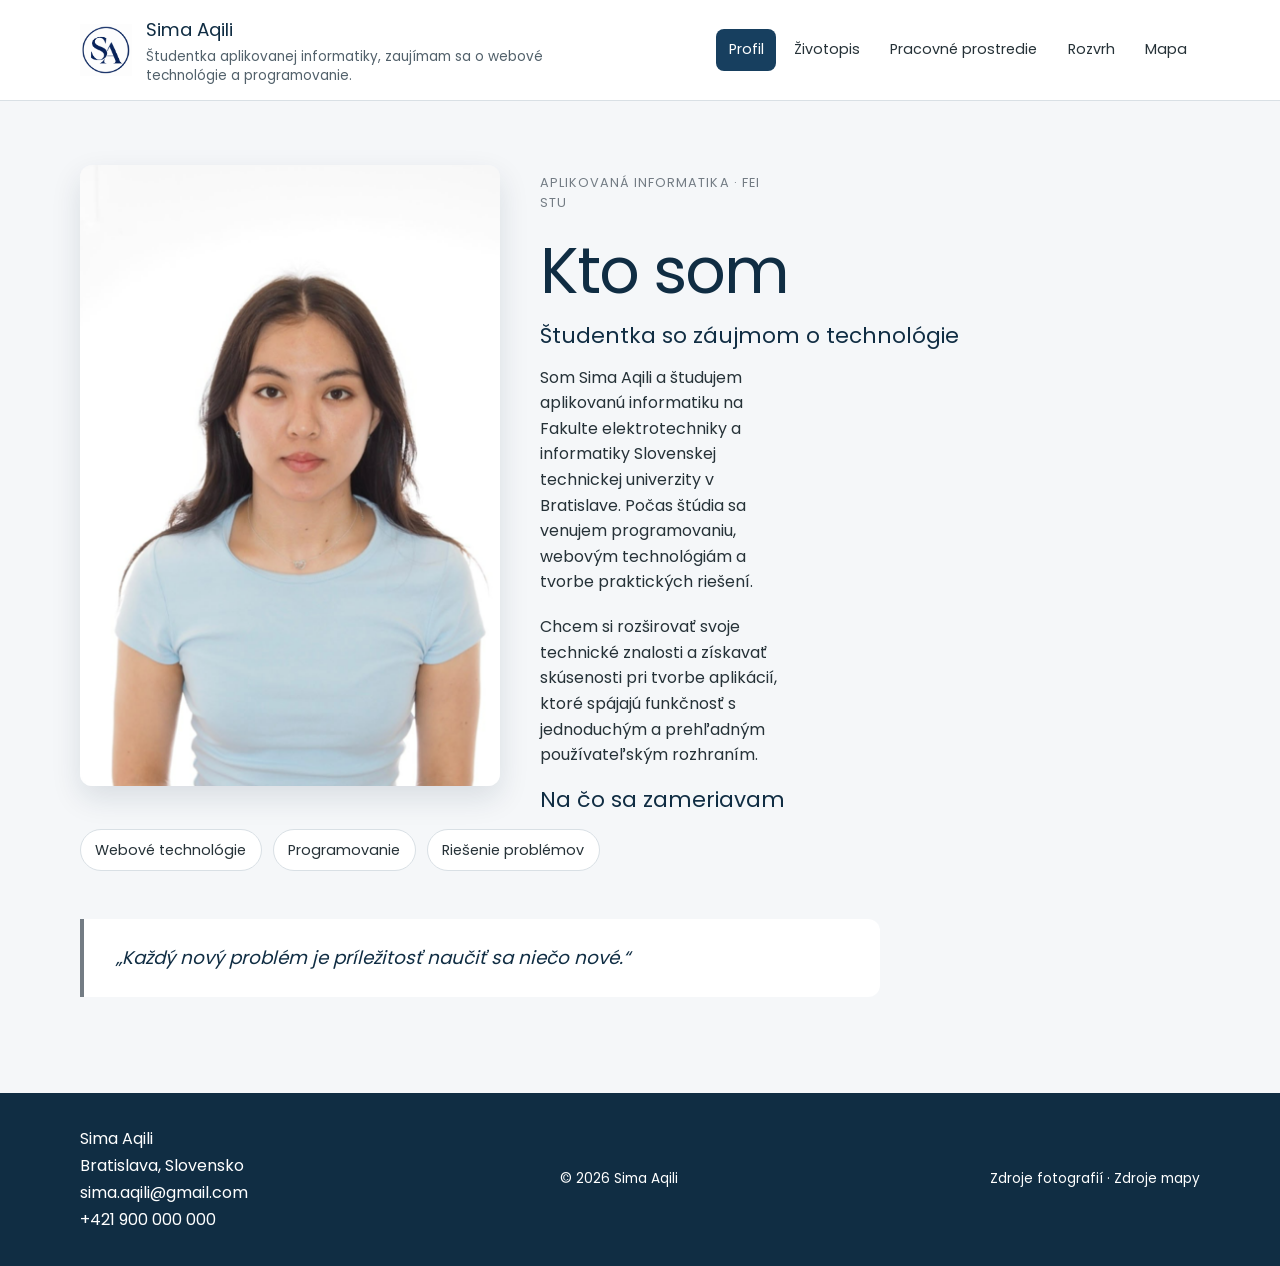
<file: index.html>
<!doctype html>
<html lang="sk">
<head>
    <meta charset="utf-8">
    <meta name="viewport" content="width=device-width, initial-scale=1">

    <title>Sima Aqili | Profil</title>

    <meta
        name="description"
        content="Osobný profil Simy Aqili, študentky aplikovanej informatiky na FEI STU v Bratislave."
    >

    <meta property="og:title" content="Sima Aqili | Profil">
    <meta
        property="og:description"
        content="Osobná webová vizitka Simy Aqili, študentky aplikovanej informatiky."
    >
    <meta property="og:image" content="img/me.png">

    <link rel="icon" href="favicon.ico">
    <link rel="stylesheet" href="css/styles.css">
</head>

<body>

    <a class="skip-link" href="#main-content">
        Preskočiť na obsah
    </a>

    <header class="site-header">

        <div class="container header__inner">

            <a class="brand" href="index.html" aria-label="Sima Aqili - profil">

                <span class="brand__monogram">
                    <img
                        src="favicon.ico"
                        alt=""
                        aria-hidden="true"
                    >
                </span>

                <span class="brand__text">
                    <strong>Sima Aqili</strong>
                    <span>
                        Študentka aplikovanej informatiky, zaujímam sa o webové technológie a programovanie.
                    </span>
                </span>

            </a>

            <button
                class="nav-toggle"
                type="button"
                aria-expanded="false"
                aria-controls="main-navigation"
            >
                <span class="nav-toggle__line"></span>
                <span class="nav-toggle__line"></span>
                <span class="nav-toggle__line"></span>

                <span class="visually-hidden">
                    Otvoriť navigáciu
                </span>
            </button>

            <nav
                class="site-nav"
                id="main-navigation"
                aria-label="Hlavná navigácia"
            >

                <ul class="site-nav__list">

                    <li class="site-nav__item">
                        <a
                            class="site-nav__link site-nav__link--active"
                            href="index.html"
                            aria-current="page"
                        >
                            Profil
                        </a>
                    </li>

                    <li class="site-nav__item">
                        <a
                            class="site-nav__link"
                            href="pages/cv.html"
                        >
                            Životopis
                        </a>
                    </li>

                    <li class="site-nav__item">
                        <a
                            class="site-nav__link"
                            href="pages/workspace.html"
                        >
                            Pracovné prostredie
                        </a>
                    </li>

                    <li class="site-nav__item">
                        <a
                            class="site-nav__link"
                            href="pages/schedule.html"
                        >
                            Rozvrh
                        </a>
                    </li>

                    <li class="site-nav__item">
                        <a
                            class="site-nav__link"
                            href="pages/map.html"
                        >
                            Mapa
                        </a>
                    </li>

                </ul>

            </nav>

        </div>

    </header>

    <main id="main-content">

        <section class="profile">

            <div class="container">

                <div class="profile__intro">

                    <div class="profile__photo">

                        <img
                            src="img/me.png"
                            alt="Portrét Simy Aqili"
                            width="420"
                            height="520"
                            loading="lazy"
                        >

                    </div>

                    <div class="profile__content">

                        <p class="eyebrow">
                            Aplikovaná informatika · FEI STU
                        </p>

                        <h1>
                            Kto som
                        </h1>

                        <h2>
                            Študentka so záujmom o technológie
                        </h2>

                        <p>
                            Som Sima Aqili a študujem aplikovanú informatiku
                            na Fakulte elektrotechniky a informatiky Slovenskej
                            technickej univerzity v Bratislave. Počas štúdia
                            sa venujem programovaniu, webovým technológiám
                            a tvorbe praktických riešení.
                        </p>

                        <p>
                            Chcem si rozširovať svoje technické znalosti
                            a získavať skúsenosti pri tvorbe aplikácií,
                            ktoré spájajú funkčnosť s jednoduchým
                            a prehľadným používateľským rozhraním.
                        </p>

                        <h2>
                            Na čo sa zameriavam
                        </h2>

                        <ul class="profile__skills">

                            <li>
                                Webové technológie
                            </li>

                            <li>
                                Programovanie
                            </li>

                            <li>
                                Riešenie problémov
                            </li>

                        </ul>

                    </div>

                </div>

                <aside class="profile__quote">

                    <p>
                        „Každý nový problém je príležitosť naučiť sa niečo nové.“
                    </p>

                </aside>

            </div>

        </section>

    </main>

    <footer class="site-footer">

        <div class="container site-footer__inner">

            <address class="site-footer__contact">

                <strong>Sima Aqili</strong><br>

                Bratislava, Slovensko<br>

                <a href="mailto:sima.aqili@gmail.com">
                    sima.aqili@gmail.com
                </a><br>

                <a href="tel:+421900000000">
                    +421 900 000 000
                </a>

            </address>

            <p class="site-footer__copyright">
                &copy; 2026 Sima Aqili
            </p>

            <p class="site-footer__sources">

                <a href="pages/workspace.html">
                    Zdroje fotografií
                </a>

                ·

                <a href="pages/map.html">
                    Zdroje mapy
                </a>

            </p>

        </div>

    </footer>

    <script src="js/script.js"></script>

</body>
</html>
</file>
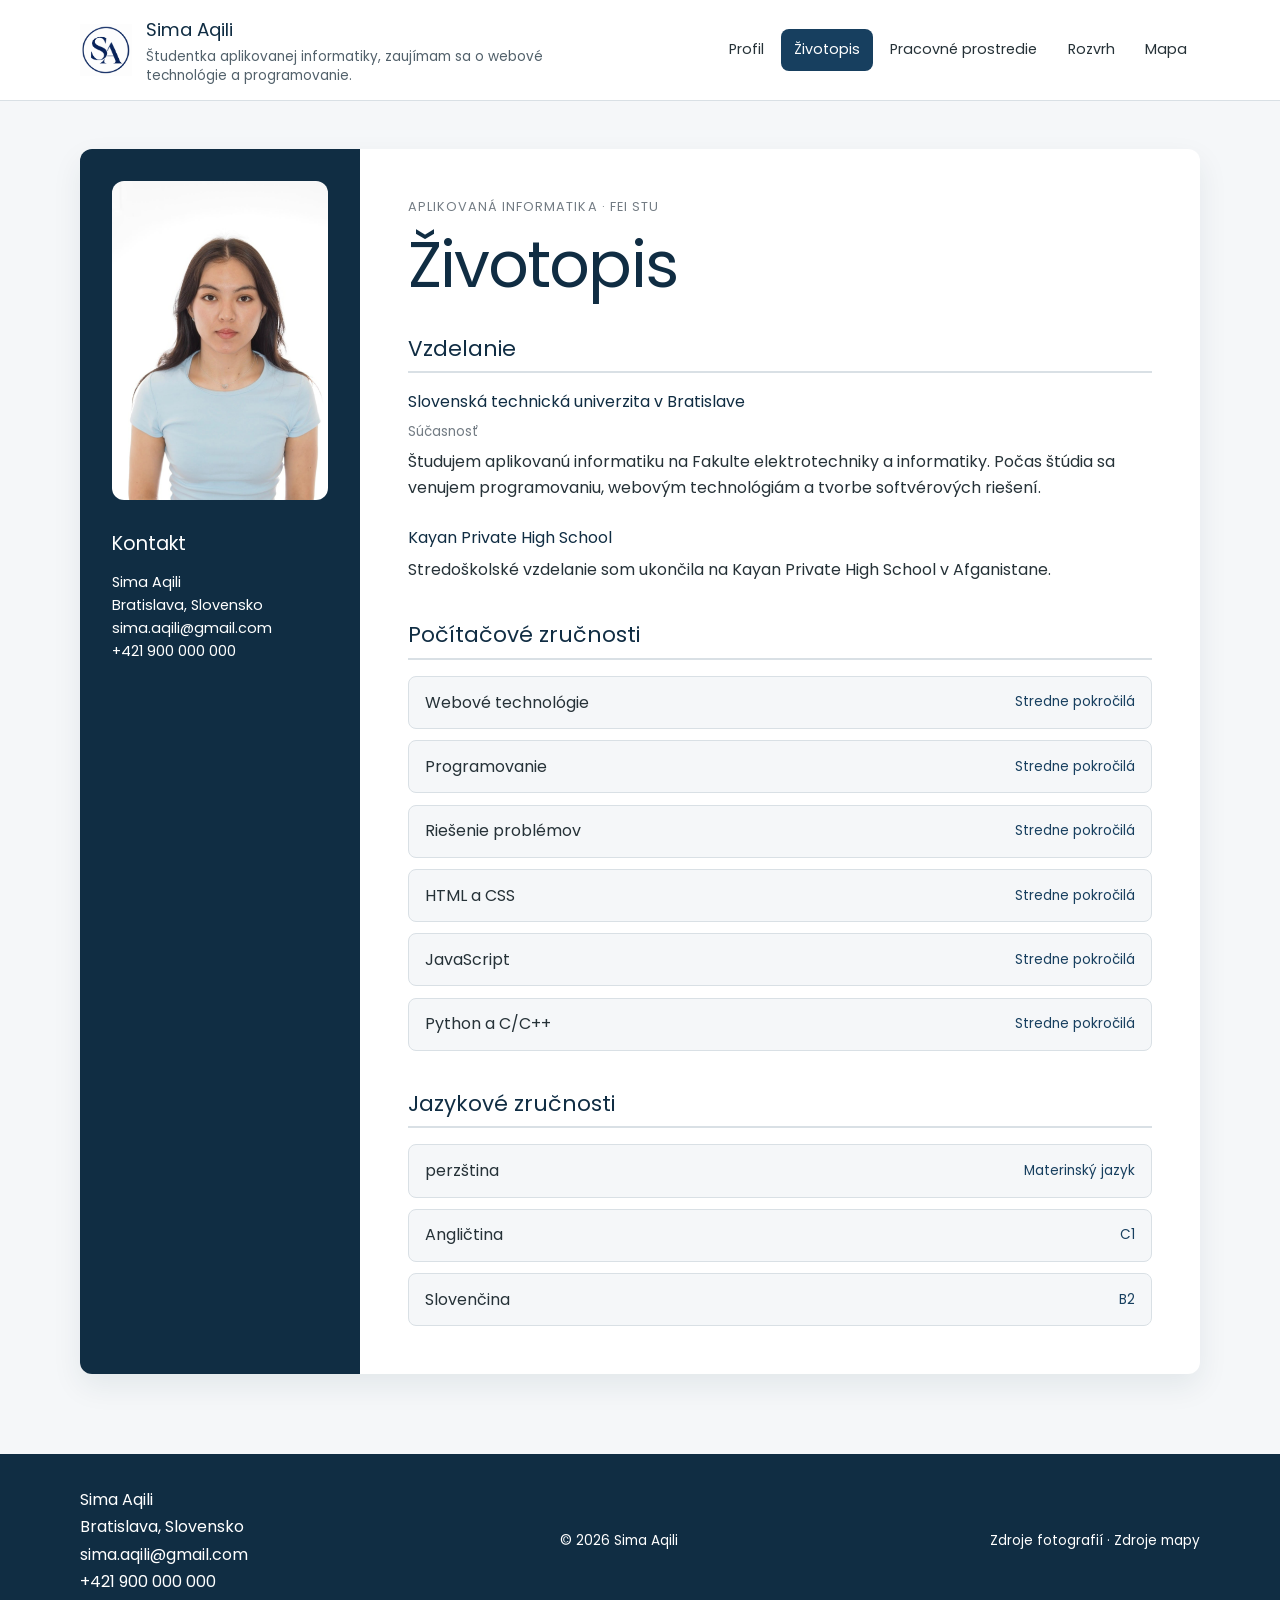
<file: pages/cv.html>
<!doctype html>
<html lang="sk">

<head>

    <meta charset="utf-8">

    <meta name="viewport" content="width=device-width, initial-scale=1">

    <title>Sima Aqili | Životopis</title>

    <meta
        name="description"
        content="Životopis Simy Aqili, študentky aplikovanej informatiky na FEI STU v Bratislave."
    >

    <meta property="og:title" content="Sima Aqili | Životopis">

    <meta
        property="og:description"
        content="Vzdelanie, počítačové zručnosti a jazykové znalosti Simy Aqili."
    >

    <meta property="og:image" content="../img/me.png">

    <link rel="icon" href="../favicon.ico">

    <link rel="stylesheet" href="../css/styles.css">

    <link rel="stylesheet" href="../css/print.css" media="print">

</head>

<body>

    <a class="skip-link" href="#main-content">
        Preskočiť na obsah
    </a>

    <header class="site-header">

        <div class="container header__inner">

            <a
                class="brand"
                href="../index.html"
                aria-label="Sima Aqili - profil"
            >

                <span class="brand__monogram">

                    <img
                        src="../favicon.ico"
                        alt=""
                        aria-hidden="true"
                    >

                </span>

                <span class="brand__text">

                    <strong>Sima Aqili</strong>

                    <span>
                        Študentka aplikovanej informatiky, zaujímam sa o webové technológie a programovanie.
                    </span>

                </span>

            </a>

            <button
                class="nav-toggle"
                type="button"
                aria-expanded="false"
                aria-controls="main-navigation"
            >

                <span class="nav-toggle__line"></span>

                <span class="nav-toggle__line"></span>

                <span class="nav-toggle__line"></span>

                <span class="visually-hidden">
                    Otvoriť navigáciu
                </span>

            </button>

            <nav
                class="site-nav"
                id="main-navigation"
                aria-label="Hlavná navigácia"
            >

                <ul class="site-nav__list">

                    <li class="site-nav__item">

                        <a
                            class="site-nav__link"
                            href="../index.html"
                        >
                            Profil
                        </a>

                    </li>

                    <li class="site-nav__item">

                        <a
                            class="site-nav__link site-nav__link--active"
                            href="cv.html"
                            aria-current="page"
                        >
                            Životopis
                        </a>

                    </li>

                    <li class="site-nav__item">

                        <a
                            class="site-nav__link"
                            href="workspace.html"
                        >
                            Pracovné prostredie
                        </a>

                    </li>

                    <li class="site-nav__item">

                        <a
                            class="site-nav__link"
                            href="schedule.html"
                        >
                            Rozvrh
                        </a>

                    </li>

                    <li class="site-nav__item">

                        <a
                            class="site-nav__link"
                            href="map.html"
                        >
                            Mapa
                        </a>

                    </li>

                </ul>

            </nav>

        </div>

    </header>

    <main id="main-content">

        <section class="cv-page">

            <div class="container">

                <div class="cv">

                    <aside class="cv__sidebar">

                        <div class="cv__photo">

                            <img
                                src="../img/me.png"
                                alt="Portrét Simy Aqili"
                                width="360"
                                height="450"
                                loading="lazy"
                            >

                        </div>

                        <div class="cv__contact">

                            <h2>
                                Kontakt
                            </h2>

                            <address>

                                <strong>Sima Aqili</strong><br>

                                Bratislava, Slovensko<br>

                                <a href="mailto:sima.aqili@gmail.com">
                                    sima.aqili@gmail.com
                                </a><br>

                                <a href="tel:+421900000000">
                                    +421 900 000 000
                                </a>

                            </address>

                        </div>

                    </aside>

                    <div class="cv__content">

                        <p class="eyebrow">
                            Aplikovaná informatika · FEI STU
                        </p>

                        <h1>
                            Životopis
                        </h1>

                        <section class="cv__section">

                            <h2>
                                Vzdelanie
                            </h2>

                            <article class="cv__item">

                                <h3>
                                    Slovenská technická univerzita v Bratislave
                                </h3>

                                <p class="cv__date">
                                    Súčasnosť
                                </p>

                                <p>
                                    Študujem aplikovanú informatiku na Fakulte
                                    elektrotechniky a informatiky. Počas štúdia
                                    sa venujem programovaniu, webovým technológiám
                                    a tvorbe softvérových riešení.
                                </p>

                            </article>

                            <article class="cv__item">

                                <h3>
                                    Kayan Private High School
                                </h3>

                                <p>
                                    Stredoškolské vzdelanie som ukončila na
                                    Kayan Private High School v Afganistane.
                                </p>

                            </article>

                        </section>

                        <section class="cv__section">

                            <h2>
                                Počítačové zručnosti
                            </h2>

                            <ul class="skill-list">

                                <li class="skill-list__item">

                                    <span>
                                        Webové technológie
                                    </span>

                                    <span class="skill-level">
                                        Stredne pokročilá
                                    </span>

                                </li>

                                <li class="skill-list__item">

                                    <span>
                                        Programovanie
                                    </span>

                                    <span class="skill-level">
                                        Stredne pokročilá
                                    </span>

                                </li>

                                <li class="skill-list__item">

                                    <span>
                                        Riešenie problémov
                                    </span>

                                    <span class="skill-level">
                                        Stredne pokročilá
                                    </span>

                                </li>

                                <li class="skill-list__item">

                                    <span>
                                        HTML a CSS
                                    </span>

                                    <span class="skill-level">
                                        Stredne pokročilá
                                    </span>

                                </li>

                                <li class="skill-list__item">

                                    <span>
                                        JavaScript
                                    </span>

                                    <span class="skill-level">
                                        Stredne pokročilá
                                    </span>

                                </li>

                                <li class="skill-list__item">

                                    <span>
                                        Python a C/C++
                                    </span>

                                    <span class="skill-level">
                                        Stredne pokročilá
                                    </span>

                                </li>

                            </ul>

                        </section>

                        <section class="cv__section">

                            <h2>
                                Jazykové zručnosti
                            </h2>

                            <ul class="language-list">

                                <li class="language-list__item">

                                    <span>
                                        perzština
                                    </span>

                                    <span class="skill-level">
                                        Materinský jazyk
                                    </span>

                                </li>

                                <li class="language-list__item">

                                    <span>
                                        Angličtina
                                    </span>

                                    <span class="skill-level">
                                        C1
                                    </span>

                                </li>

                                <li class="language-list__item">

                                    <span>
                                        Slovenčina
                                    </span>

                                    <span class="skill-level">
                                        B2
                                    </span>

                                </li>

                            </ul>

                        </section>

                    </div>

                </div>

            </div>

        </section>

    </main>

    <footer class="site-footer">

        <div class="container site-footer__inner">

            <address class="site-footer__contact">

                <strong>Sima Aqili</strong><br>

                Bratislava, Slovensko<br>

                <a href="mailto:sima.aqili@gmail.com">
                    sima.aqili@gmail.com
                </a><br>

                <a href="tel:+421900000000">
                    +421 900 000 000
                </a>

            </address>

            <p class="site-footer__copyright">
                &copy; 2026 Sima Aqili
            </p>

            <p class="site-footer__sources">

                <a href="workspace.html">
                    Zdroje fotografií
                </a>

                ·

                <a href="map.html">
                    Zdroje mapy
                </a>

            </p>

        </div>

    </footer>

    <script src="../js/script.js"></script>

</body>

</html>
</file>
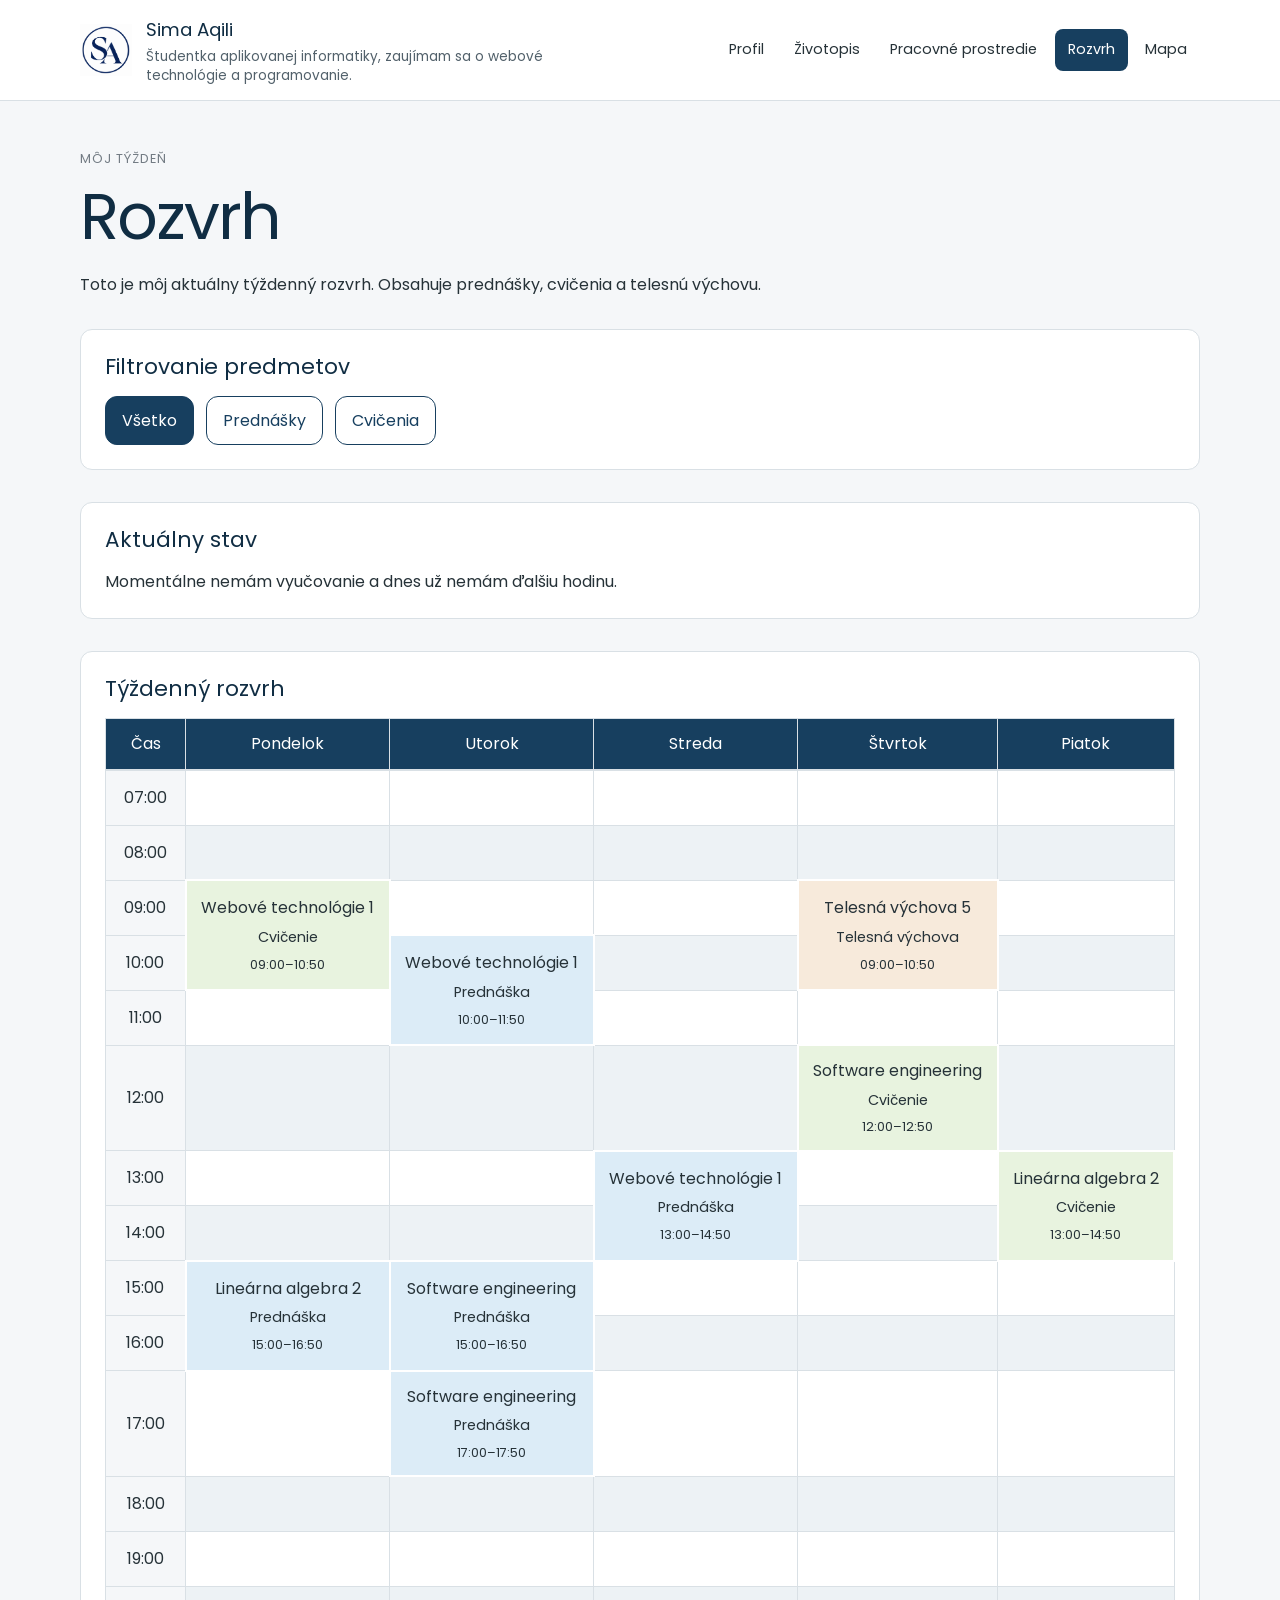
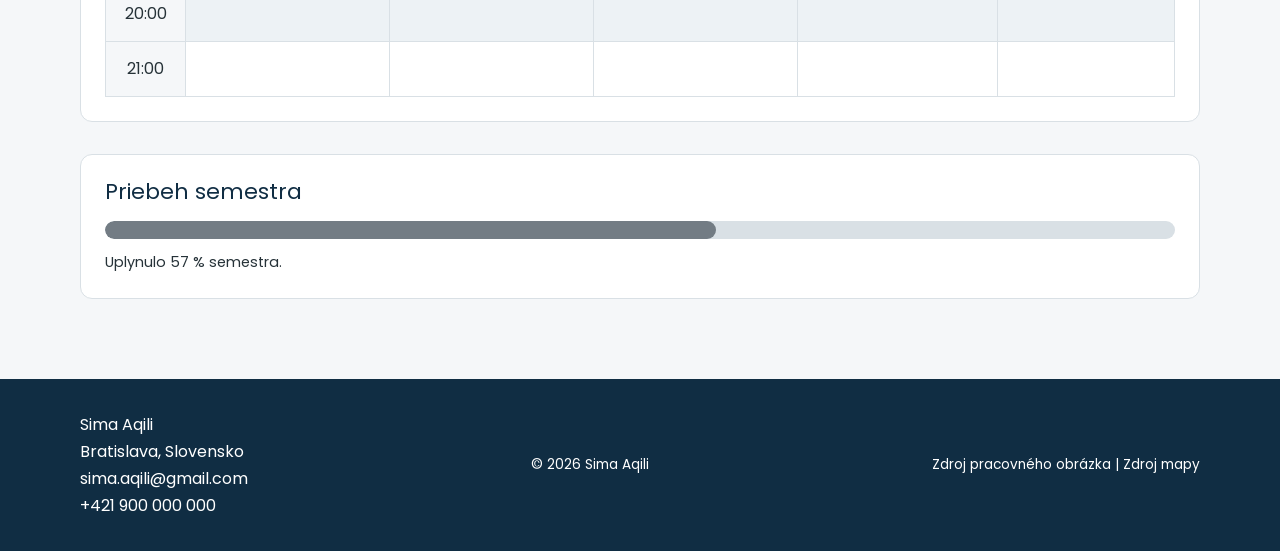
<file: pages/schedule.html>
<!doctype html>
<html lang="sk">

<head>

    <meta charset="utf-8">

    <meta
        name="viewport"
        content="width=device-width, initial-scale=1"
    >

    <title>Sima Aqili | Rozvrh</title>

    <meta
        name="description"
        content="Týždenný rozvrh Simy Aqili, študentky aplikovanej informatiky na FEI STU."
    >

    <meta
        property="og:title"
        content="Sima Aqili | Rozvrh"
    >

    <meta
        property="og:description"
        content="Týždenný rozvrh Simy Aqili."
    >

    <meta
        property="og:image"
        content="../img/me.png"
    >

    <link
        rel="icon"
        href="../favicon.ico"
    >

    <link
        rel="stylesheet"
        href="../css/styles.css"
    >

</head>


<body>

    <a
        class="skip-link"
        href="#main-content"
    >
        Preskočiť na obsah
    </a>


    <header class="site-header">

        <div class="container header__inner">

            <a
                class="brand"
                href="../index.html"
                aria-label="Sima Aqili - profil"
            >

                <span class="brand__monogram">

                    <img
                        src="../favicon.ico"
                        alt=""
                        aria-hidden="true"
                    >

                </span>


                <span class="brand__text">

                    <strong>
                        Sima Aqili
                    </strong>

                    <span>
                        Študentka aplikovanej informatiky, zaujímam sa o webové technológie a programovanie.
                    </span>

                </span>

            </a>


            <button
                class="nav-toggle"
                type="button"
                aria-expanded="false"
                aria-controls="main-navigation"
            >

                <span class="nav-toggle__line"></span>
                <span class="nav-toggle__line"></span>
                <span class="nav-toggle__line"></span>

                <span class="visually-hidden">
                    Otvoriť navigáciu
                </span>

            </button>


            <nav
                class="site-nav"
                id="main-navigation"
                aria-label="Hlavná navigácia"
            >

                <ul class="site-nav__list">

                    <li class="site-nav__item">

                        <a
                            class="site-nav__link"
                            href="../index.html"
                        >
                            Profil
                        </a>

                    </li>


                    <li class="site-nav__item">

                        <a
                            class="site-nav__link"
                            href="cv.html"
                        >
                            Životopis
                        </a>

                    </li>


                    <li class="site-nav__item">

                        <a
                            class="site-nav__link"
                            href="workspace.html"
                        >
                            Pracovné prostredie
                        </a>

                    </li>


                    <li class="site-nav__item">

                        <a
                            class="site-nav__link site-nav__link--active"
                            href="schedule.html"
                            aria-current="page"
                        >
                            Rozvrh
                        </a>

                    </li>


                    <li class="site-nav__item">

                        <a
                            class="site-nav__link"
                            href="map.html"
                        >
                            Mapa
                        </a>

                    </li>

                </ul>

            </nav>

        </div>

    </header>


    <main id="main-content">

        <section class="schedule-page">

            <div class="container">

                <div class="schedule__intro">

                    <p class="eyebrow">
                        MÔJ TÝŽDEŇ
                    </p>

                    <h1>
                        Rozvrh
                    </h1>

                    <p>
                        Toto je môj aktuálny týždenný rozvrh. Obsahuje
                        prednášky, cvičenia a telesnú výchovu.
                    </p>

                </div>


                <section
                    class="schedule__controls"
                    aria-labelledby="filter-title"
                >

                    <h2 id="filter-title">
                        Filtrovanie predmetov
                    </h2>


                    <div class="schedule__filters">

                        <button
                            class="schedule-filter is-active"
                            type="button"
                            data-filter="all"
                            aria-pressed="true"
                        >
                            Všetko
                        </button>


                        <button
                            class="schedule-filter"
                            type="button"
                            data-filter="lecture"
                            aria-pressed="false"
                        >
                            Prednášky
                        </button>


                        <button
                            class="schedule-filter"
                            type="button"
                            data-filter="exercise"
                            aria-pressed="false"
                        >
                            Cvičenia
                        </button>

                    </div>


                    <p
                        class="schedule__no-results"
                        id="schedule-no-results"
                        hidden
                    >
                        Pre tento filter sa v rozvrhu nenachádza žiadny predmet.
                    </p>

                </section>


                <section
                    class="schedule__status"
                    aria-labelledby="current-lesson-title"
                >

                    <h2 id="current-lesson-title">
                        Aktuálny stav
                    </h2>

                    <p id="schedule-status">
                        Načítavam aktuálny stav rozvrhu...
                    </p>

                </section>


                <section
                    class="schedule__table-wrapper"
                    aria-labelledby="timetable-title"
                >

                    <h2 id="timetable-title">
                        Týždenný rozvrh
                    </h2>


                    <div class="schedule__table-scroll">

                            <table class="schedule-table">

                                <caption class="visually-hidden">
                                    Týždenný rozvrh od 7:00 do 21:00
                                </caption>


                                <thead>

                                    <tr>

                                        <th scope="col">
                                            Čas
                                        </th>

                                        <th scope="col">
                                            Pondelok
                                        </th>

                                        <th scope="col">
                                            Utorok
                                        </th>

                                        <th scope="col">
                                            Streda
                                        </th>

                                        <th scope="col">
                                            Štvrtok
                                        </th>

                                        <th scope="col">
                                            Piatok
                                        </th>

                                    </tr>

                                </thead>


                                <tbody>

                                    <!-- 07:00 -->

                                    <tr data-time="07:00">

                                        <th scope="row">
                                            07:00
                                        </th>

                                        <td></td>
                                        <td></td>
                                        <td></td>
                                        <td></td>
                                        <td></td>

                                    </tr>


                                    <!-- 08:00 -->

                                    <tr data-time="08:00">

                                        <th scope="row">
                                            08:00
                                        </th>

                                        <td></td>
                                        <td></td>
                                        <td></td>
                                        <td></td>
                                        <td></td>

                                    </tr>


                                    <!-- 09:00 -->

                                    <tr data-time="09:00">

                                        <th scope="row">
                                            09:00
                                        </th>


                                        <td
                                            rowspan="2"
                                            class="lesson lesson--exercise"
                                            data-type="exercise"
                                            data-day="1"
                                            data-start="09:00"
                                            data-end="10:50"
                                        >

                                            <strong>
                                                Webové technológie 1
                                            </strong>

                                            <span>
                                                Cvičenie
                                            </span>

                                            <small>
                                                09:00–10:50
                                            </small>

                                        </td>


                                        <td></td>

                                        <td></td>


                                        <td
                                            rowspan="2"
                                            class="lesson lesson--pe"
                                            data-type="pe"
                                            data-day="4"
                                            data-start="09:00"
                                            data-end="10:50"
                                        >

                                            <strong>
                                                Telesná výchova 5
                                            </strong>

                                            <span>
                                                Telesná výchova
                                            </span>

                                            <small>
                                                09:00–10:50
                                            </small>

                                        </td>


                                        <td></td>

                                    </tr>


                                    <!-- 10:00 -->

                                    <tr data-time="10:00">

                                        <th scope="row">
                                            10:00
                                        </th>


                                        <td
                                            rowspan="2"
                                            class="lesson lesson--lecture"
                                            data-type="lecture"
                                            data-day="2"
                                            data-start="10:00"
                                            data-end="11:50"
                                        >

                                            <strong>
                                                Webové technológie 1
                                            </strong>

                                            <span>
                                                Prednáška
                                            </span>

                                            <small>
                                                10:00–11:50
                                            </small>

                                        </td>


                                        <td></td>

                                        <td></td>

                                    </tr>


                                    <!-- 11:00 -->

                                    <tr data-time="11:00">

                                        <th scope="row">
                                            11:00
                                        </th>

                                        <td></td>

                                        <td></td>

                                        <td></td>

                                        <td></td>

                                    </tr>


                                    <!-- 12:00 -->

                                    <tr data-time="12:00">

                                        <th scope="row">
                                            12:00
                                        </th>

                                        <td></td>

                                        <td></td>

                                        <td></td>


                                        <td
                                            class="lesson lesson--exercise"
                                            data-type="exercise"
                                            data-day="4"
                                            data-start="12:00"
                                            data-end="12:50"
                                        >

                                            <strong>
                                                Software engineering
                                            </strong>

                                            <span>
                                                Cvičenie
                                            </span>

                                            <small>
                                                12:00–12:50
                                            </small>

                                        </td>

                                        <td></td>

                                    </tr>


                                    <!-- 13:00 -->

                                    <tr data-time="13:00">

                                        <th scope="row">
                                            13:00
                                        </th>

                                        <td></td>

                                        <td></td>


                                        <td
                                            rowspan="2"
                                            class="lesson lesson--lecture"
                                            data-type="lecture"
                                            data-day="3"
                                            data-start="13:00"
                                            data-end="14:50"
                                        >

                                            <strong>
                                                Webové technológie 1
                                            </strong>

                                            <span>
                                                Prednáška
                                            </span>

                                            <small>
                                                13:00–14:50
                                            </small>

                                        </td>


                                        <td></td>


                                        <td
                                            rowspan="2"
                                            class="lesson lesson--exercise"
                                            data-type="exercise"
                                            data-day="5"
                                            data-start="13:00"
                                            data-end="14:50"
                                        >

                                            <strong>
                                                Lineárna algebra 2
                                            </strong>

                                            <span>
                                                Cvičenie
                                            </span>

                                            <small>
                                                13:00–14:50
                                            </small>

                                        </td>

                                    </tr>


                                    <!-- 14:00 -->

                                    <tr data-time="14:00">

                                        <th scope="row">
                                            14:00
                                        </th>

                                        <td></td>

                                        <td></td>

                                        <td></td>

                                    </tr>


                                    <!-- 15:00 -->

                                    <tr data-time="15:00">

                                        <th scope="row">
                                            15:00
                                        </th>


                                        <td
                                            rowspan="2"
                                            class="lesson lesson--lecture"
                                            data-type="lecture"
                                            data-day="1"
                                            data-start="15:00"
                                            data-end="16:50"
                                        >

                                            <strong>
                                                Lineárna algebra 2
                                            </strong>

                                            <span>
                                                Prednáška
                                            </span>

                                            <small>
                                                15:00–16:50
                                            </small>

                                        </td>


                                        <td
                                            rowspan="2"
                                            class="lesson lesson--lecture"
                                            data-type="lecture"
                                            data-day="2"
                                            data-start="15:00"
                                            data-end="16:50"
                                        >

                                            <strong>
                                                Software engineering
                                            </strong>

                                            <span>
                                                Prednáška
                                            </span>

                                            <small>
                                                15:00–16:50
                                            </small>

                                        </td>


                                        <td></td>

                                        <td></td>

                                        <td></td>

                                    </tr>


                                    <!-- 16:00 -->

                                    <tr data-time="16:00">

                                        <th scope="row">
                                            16:00
                                        </th>

                                        <td></td>

                                        <td></td>

                                        <td></td>

                                    </tr>


                                    <!-- 17:00 -->

                                    <tr data-time="17:00">

                                        <th scope="row">
                                            17:00
                                        </th>

                                        <td></td>


                                        <td
                                            class="lesson lesson--lecture"
                                            data-type="lecture"
                                            data-day="2"
                                            data-start="17:00"
                                            data-end="17:50"
                                        >

                                            <strong>
                                                Software engineering
                                            </strong>

                                            <span>
                                                Prednáška
                                            </span>

                                            <small>
                                                17:00–17:50
                                            </small>

                                        </td>


                                        <td></td>

                                        <td></td>

                                        <td></td>

                                    </tr>


                                    <!-- 18:00 -->

                                    <tr data-time="18:00">

                                        <th scope="row">
                                            18:00
                                        </th>

                                        <td></td>
                                        <td></td>
                                        <td></td>
                                        <td></td>
                                        <td></td>

                                    </tr>


                                    <!-- 19:00 -->

                                    <tr data-time="19:00">

                                        <th scope="row">
                                            19:00
                                        </th>

                                        <td></td>
                                        <td></td>
                                        <td></td>
                                        <td></td>
                                        <td></td>

                                    </tr>


                                    <!-- 20:00 -->

                                    <tr data-time="20:00">

                                        <th scope="row">
                                            20:00
                                        </th>

                                        <td></td>
                                        <td></td>
                                        <td></td>
                                        <td></td>
                                        <td></td>

                                    </tr>


                                    <!-- 21:00 -->

                                    <tr data-time="21:00">

                                        <th scope="row">
                                            21:00
                                        </th>

                                        <td></td>
                                        <td></td>
                                        <td></td>
                                        <td></td>
                                        <td></td>

                                    </tr>

                                </tbody>

                            </table>

                    </div>

                </section>


                <section
                    class="semester-progress"
                    aria-labelledby="semester-progress-title"
                >

                    <h2 id="semester-progress-title">
                        Priebeh semestra
                    </h2>


                    <div
                        class="semester-progress__bar"
                        role="progressbar"
                        aria-valuemin="0"
                        aria-valuemax="100"
                        aria-valuenow="0"
                        aria-label="Priebeh semestra"
                    >

                        <span id="semester-progress-fill"></span>

                    </div>


                    <p id="semester-progress-text">
                        Načítavam priebeh semestra...
                    </p>

                </section>

            </div>

        </section>

    </main>


    <footer class="site-footer">

        <div class="container site-footer__inner">

            <address class="site-footer__contact">

                <strong>
                    Sima Aqili
                </strong>

                <br>

                Bratislava, Slovensko

                <br>

                <a href="mailto:sima.aqili@gmail.com">
                    sima.aqili@gmail.com
                </a>

                <br>

                <a href="tel:+421900000000">
                    +421 900 000 000
                </a>

            </address>


            <p class="site-footer__copyright">
                &copy; 2026 Sima Aqili
            </p>


            <p class="site-footer__sources">

                <a href="workspace.html">
                    Zdroj pracovného obrázka
                </a>

                |

                <a href="map.html">
                    Zdroj mapy
                </a>

            </p>

        </div>

    </footer>


    <script src="../js/script.js"></script>

</body>

</html>
</file>
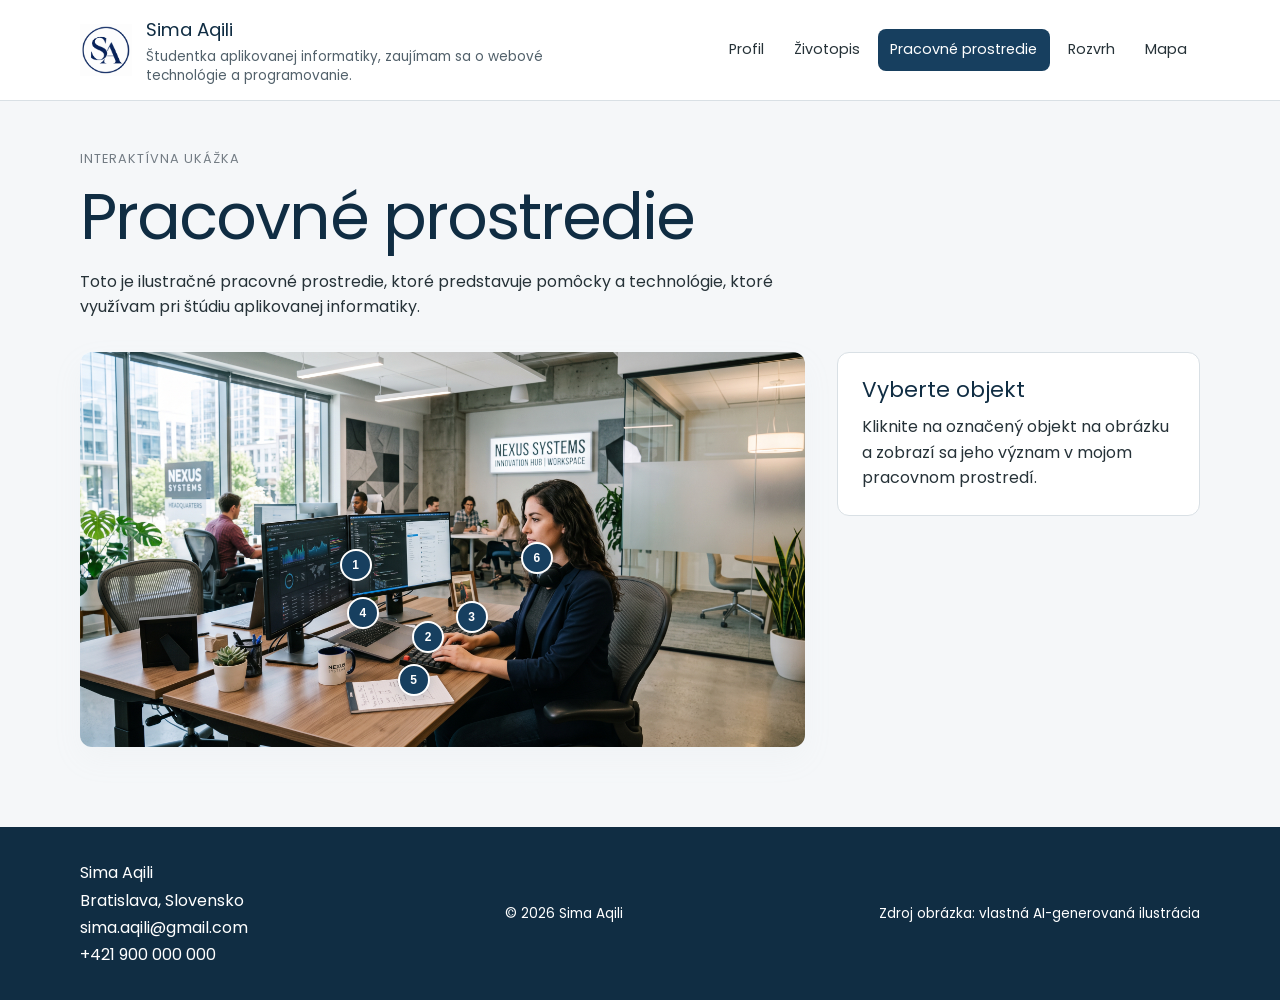
<file: pages/workspace.html>
<!doctype html>
<html lang="sk">

<head>

    <meta charset="utf-8">

    <meta name="viewport" content="width=device-width, initial-scale=1">

    <title>Sima Aqili | Pracovné prostredie</title>

    <meta
        name="description"
        content="Pracovné prostredie Simy Aqili a interaktívne informácie o používaných pracovných pomôckach."
    >

    <meta property="og:title" content="Sima Aqili | Pracovné prostredie">

    <meta
        property="og:description"
        content="Interaktívne pracovné prostredie s informáciami o pracovných pomôckach a technológiách."
    >

    <meta property="og:image" content="../img/workspace.jpeg">

    <link rel="icon" href="../favicon.ico">

    <link rel="stylesheet" href="../css/styles.css">

</head>

<body>

    <a class="skip-link" href="#main-content">
        Preskočiť na obsah
    </a>

    <header class="site-header">

        <div class="container header__inner">

            <a
                class="brand"
                href="../index.html"
                aria-label="Sima Aqili - profil"
            >

                <span class="brand__monogram">

                    <img
                        src="../favicon.ico"
                        alt=""
                        aria-hidden="true"
                    >

                </span>

                <span class="brand__text">

                    <strong>Sima Aqili</strong>

                    <span>
                        Študentka aplikovanej informatiky, zaujímam sa o webové technológie a programovanie.
                    </span>

                </span>

            </a>

            <button
                class="nav-toggle"
                type="button"
                aria-expanded="false"
                aria-controls="main-navigation"
            >

                <span class="nav-toggle__line"></span>
                <span class="nav-toggle__line"></span>
                <span class="nav-toggle__line"></span>

                <span class="visually-hidden">
                    Otvoriť navigáciu
                </span>

            </button>

            <nav
                class="site-nav"
                id="main-navigation"
                aria-label="Hlavná navigácia"
            >

                <ul class="site-nav__list">

                    <li class="site-nav__item">

                        <a
                            class="site-nav__link"
                            href="../index.html"
                        >
                            Profil
                        </a>

                    </li>

                    <li class="site-nav__item">

                        <a
                            class="site-nav__link"
                            href="cv.html"
                        >
                            Životopis
                        </a>

                    </li>

                    <li class="site-nav__item">

                        <a
                            class="site-nav__link site-nav__link--active"
                            href="workspace.html"
                            aria-current="page"
                        >
                            Pracovné prostredie
                        </a>

                    </li>

                    <li class="site-nav__item">

                        <a
                            class="site-nav__link"
                            href="schedule.html"
                        >
                            Rozvrh
                        </a>

                    </li>

                    <li class="site-nav__item">

                        <a
                            class="site-nav__link"
                            href="map.html"
                        >
                            Mapa
                        </a>

                    </li>

                </ul>

            </nav>

        </div>

    </header>

    <main id="main-content">

        <section class="workspace-page">

            <div class="container">

                <p class="eyebrow">
                    Interaktívna ukážka
                </p>

                <h1>
                    Pracovné prostredie
                </h1>

                <p class="workspace__intro">
                    Toto je ilustračné pracovné prostredie, ktoré predstavuje
                    pomôcky a technológie, ktoré využívam pri štúdiu aplikovanej
                    informatiky.
                </p>

                <div class="workspace">

                    <div class="workspace__image">

                        <img
                            src="../img/workspace.jpeg"
                            alt="Ilustračné pracovné prostredie s monitorom, notebookom, klávesnicou, myšou, poznámkovým blokom a slúchadlami"
                            width="1024"
                            height="576"
                        >

                        <div
                            class="workspace__hotspots"
                            id="workspace-hotspots"
                        >
                        </div>

                    </div>

                    <div
                        class="workspace__panels"
                        id="workspace-panels"
                    >

                        <div class="workspace__empty">

                            <h2>
                                Vyberte objekt
                            </h2>

                            <p>
                                Kliknite na označený objekt na obrázku a zobrazí
                                sa jeho význam v mojom pracovnom prostredí.
                            </p>

                        </div>

                        <div
                            class="workspace__panel"
                            id="panel-monitor"
                        >

                            <h2>
                                Monitor
                            </h2>

                            <p>
                                Monitor používam pri práci s webovými stránkami,
                                programovaní a zobrazovaní viacerých okien naraz.
                            </p>

                        </div>

                        <div
                            class="workspace__panel"
                            id="panel-keyboard"
                        >

                            <h2>
                                Klávesnica
                            </h2>

                            <p>
                                Klávesnica je základným nástrojom pri písaní
                                programového kódu a práci s počítačom.
                            </p>

                        </div>

                        <div
                            class="workspace__panel"
                            id="panel-mouse"
                        >

                            <h2>
                                Myš
                            </h2>

                            <p>
                                Myš používam pri práci s grafickým rozhraním,
                                aplikáciami a webovými stránkami.
                            </p>

                        </div>

                        <div
                            class="workspace__panel"
                            id="panel-laptop"
                        >

                            <h2>
                                Notebook
                            </h2>

                            <p>
                                Notebook používam na vývoj, testovanie a
                                štúdium programovacích úloh.
                            </p>

                        </div>

                        <div
                            class="workspace__panel"
                            id="panel-notebook"
                        >

                            <h2>
                                Poznámkový blok
                            </h2>

                            <p>
                                Poznámkový blok používam na zapisovanie nápadov,
                                plánovanie úloh a riešenie problémov.
                            </p>

                        </div>

                        <div
                            class="workspace__panel"
                            id="panel-headphones"
                        >

                            <h2>
                                Slúchadlá
                            </h2>

                            <p>
                                Slúchadlá mi pomáhajú sústrediť sa pri štúdiu
                                a práci na programovacích úlohách.
                            </p>

                        </div>

                    </div>

                </div>

            </div>

        </section>

    </main>

    <footer class="site-footer">

        <div class="container site-footer__inner">

            <address class="site-footer__contact">

                <strong>Sima Aqili</strong><br>

                Bratislava, Slovensko<br>

                <a href="mailto:sima.aqili@gmail.com">
                    sima.aqili@gmail.com
                </a><br>

                <a href="tel:+421900000000">
                    +421 900 000 000
                </a>

            </address>

            <p class="site-footer__copyright">
                &copy; 2026 Sima Aqili
            </p>

            <p class="site-footer__sources">
                Zdroj obrázka: vlastná AI-generovaná ilustrácia
            </p>

        </div>

    </footer>

    <script src="../js/script.js"></script>

</body>

</html>
</file>
<file: css/styles.css>
@font-face {
    font-family: "Poppins";
    src: url("../fonts/chosen-font.woff2") format("woff2");
    font-weight: 100 900;
    font-style: normal;
    font-display: swap;
}

:root {
    --color-brand: #173f5f;
    --color-brand-dark: #102d43;
    --color-accent: #737c84;
    --color-text: #263238;
    --color-background: #f5f7f9;
    --color-white: #ffffff;
    --color-border: #d9e0e5;
    --color-print-text: #000000;
    --color-print-background: #ffffff;

    --radius: 12px;
    --space: 1rem;
    --container-width: 1120px;
}

* {
    box-sizing: border-box;
}

html {
    scroll-behavior: smooth;
}

body {
    margin: 0;
    background-color: var(--color-background);
    color: var(--color-text);
    font-family: "Poppins", sans-serif;
    font-size: 1rem;
    line-height: 1.6;
}

img {
    display: block;
    max-width: 100%;
}

a {
    color: var(--color-brand);
    text-decoration: none;
}

a:hover {
    text-decoration: underline;
}

a:focus-visible,
button:focus-visible {
    outline: 3px solid var(--color-accent);
    outline-offset: 3px;
}

.container {
    width: min(100% - 2rem, var(--container-width));
    margin-inline: auto;
}

/* Accessibility */

.skip-link {
    position: absolute;
    top: -100px;
    left: 1rem;
    z-index: 1000;
    padding: 0.7rem 1rem;
    background-color: var(--color-brand-dark);
    color: var(--color-white);
    border-radius: 0 0 var(--radius) var(--radius);
}

.skip-link:focus {
    top: 0;
}

.visually-hidden {
    position: absolute;
    width: 1px;
    height: 1px;
    padding: 0;
    margin: -1px;
    overflow: hidden;
    clip: rect(0, 0, 0, 0);
    white-space: nowrap;
    border: 0;
}

/* Header */

.site-header {
    background-color: var(--color-white);
    border-bottom: 1px solid var(--color-border);
}

.header__inner {
    display: flex;
    align-items: center;
    justify-content: space-between;
    gap: 2rem;
    min-height: 100px;
}

.brand {
    display: flex;
    align-items: center;
    gap: 0.9rem;
    color: var(--color-text);
    text-decoration: none;
}

.brand:hover {
    text-decoration: none;
}

.brand__monogram {
    display: grid;
    width: 52px;
    height: 52px;
    place-items: center;
    flex-shrink: 0;
    background-color: var(--color-brand);
    color: var(--color-white);
    border-radius: var(--radius);
    font-size: 1rem;
    font-weight: 700;
    letter-spacing: 0.08em;
}

.brand__text {
    display: flex;
    flex-direction: column;
    gap: 0.15rem;
}

.brand__text strong {
    color: var(--color-brand-dark);
    font-size: 1.15rem;
}

.brand__text span {
    max-width: 420px;
    color: #52616b;
    font-size: 0.85rem;
    line-height: 1.4;
}

/* Navigation */

.site-nav__list {
    display: flex;
    align-items: center;
    gap: 0.3rem;
    margin: 0;
    padding: 0;
    list-style: none;
}

.site-nav__link {
    display: block;
    padding: 0.6rem 0.8rem;
    border-radius: 8px;
    color: var(--color-text);
    font-size: 0.9rem;
    font-weight: 600;
    transition:
        background-color 0.2s ease,
        color 0.2s ease;
}

.site-nav__link:hover {
    background-color: #edf2f5;
    color: var(--color-brand);
    text-decoration: none;
}

.site-nav__link--active {
    background-color: var(--color-brand);
    color: var(--color-white);
}

.site-nav__link--active:hover {
    background-color: var(--color-brand-dark);
    color: var(--color-white);
}

.nav-toggle {
    display: none;
    width: 44px;
    height: 44px;
    padding: 0.6rem;
    border: 1px solid var(--color-border);
    border-radius: 8px;
    background-color: var(--color-white);
    cursor: pointer;
}

.nav-toggle__line {
    display: block;
    width: 100%;
    height: 2px;
    margin: 5px 0;
    background-color: var(--color-brand);
}

/* Profile */

.profile {
    padding: 4rem 0;
}

.profile__intro {
    min-height: 500px;
}

.profile__photo {
    float: left;
    width: min(38%, 420px);
    margin: 0 2.5rem 1.5rem 0;
}

.profile__photo img {
    width: 100%;
    height: auto;
    border-radius: var(--radius);
    object-fit: cover;
    box-shadow: 0 12px 30px rgba(16, 45, 67, 0.12);
}

.profile__content {
    padding-top: 0.5rem;
}

.eyebrow {
    margin: 0 0 0.6rem;
    color: var(--color-accent);
    font-size: 0.8rem;
    font-weight: 700;
    letter-spacing: 0.08em;
    text-transform: uppercase;
}

h1,
h2 {
    margin-top: 0;
    color: var(--color-brand-dark);
    line-height: 1.2;
}

h1 {
    margin-bottom: 0.8rem;
    font-size: clamp(2.2rem, 5vw, 4rem);
    letter-spacing: -0.03em;
}

h2 {
    margin-bottom: 1rem;
    font-size: 1.35rem;
}

.profile__content p {
    max-width: 700px;
    margin-top: 0;
    margin-bottom: 1.2rem;
}

.profile__skills {
    display: flex;
    flex-wrap: wrap;
    gap: 0.7rem;
    margin: 0;
    padding: 0;
    list-style: none;
}

.profile__skills li {
    padding: 0.55rem 0.9rem;
    border: 1px solid var(--color-border);
    border-radius: 999px;
    background-color: var(--color-white);
    font-size: 0.9rem;
    font-weight: 600;
}

.profile__quote {
    clear: both;
    max-width: 800px;
    margin-top: 3rem;
    padding: 1.5rem 2rem;
    border-left: 4px solid var(--color-accent);
    border-radius: 0 var(--radius) var(--radius) 0;
    background-color: var(--color-white);
}

.profile__quote p {
    margin: 0;
    color: var(--color-brand-dark);
    font-size: 1.15rem;
    font-weight: 600;
    font-style: italic;
}

/* Footer */

.site-footer {
    margin-top: 2rem;
    padding: 2rem 0;
    background-color: var(--color-brand-dark);
    color: var(--color-white);
}

.site-footer__inner {
    display: flex;
    align-items: center;
    justify-content: space-between;
    gap: 1.5rem;
}

.site-footer__contact {
    font-style: normal;
    line-height: 1.7;
}

.site-footer a {
    color: var(--color-white);
}

.site-footer a:hover {
    color: var(--color-accent);
}

.site-footer__copyright,
.site-footer__sources {
    margin: 0;
    font-size: 0.85rem;
}

/* Responsive layout */

@media (max-width: 900px) {
    .header__inner {
        gap: 1rem;
    }

    .brand__text span {
        max-width: 300px;
    }

    .site-nav__list {
        gap: 0;
    }

    .site-nav__link {
        padding-inline: 0.55rem;
        font-size: 0.85rem;
    }
}

@media (max-width: 768px) {
    .header__inner {
        position: relative;
        flex-wrap: wrap;
        min-height: 80px;
        padding-block: 0.8rem;
    }

    .brand {
        max-width: calc(100% - 55px);
    }

    .brand__text span {
        display: none;
    }

    .nav-toggle {
        display: block;
    }

    .site-nav {
        display: none;
        width: 100%;
    }

    .site-nav.is-open {
        display: block;
    }

    .site-nav__list {
        flex-direction: column;
        align-items: stretch;
        padding-top: 0.7rem;
    }

    .site-nav__link {
        width: 100%;
        padding: 0.75rem;
    }

    .profile {
        padding: 2.5rem 0;
    }

    .profile__photo {
        width: 42%;
        margin-right: 1.5rem;
    }

    h1 {
        font-size: clamp(2rem, 10vw, 3rem);
    }

    .profile__quote {
        margin-top: 2rem;
    }

    .site-footer__inner {
        align-items: flex-start;
        flex-direction: column;
    }
}

@media (max-width: 520px) {
    .container {
        width: min(100% - 1.25rem, var(--container-width));
    }

    .brand__monogram {
        width: 44px;
        height: 44px;
    }

    .brand__text strong {
        font-size: 1rem;
    }

    .profile__photo {
        float: none;
        width: 100%;
        max-width: 300px;
        margin: 0 auto 1.5rem;
    }

    .profile__content {
        padding-top: 0;
    }

    .profile__skills {
        flex-direction: column;
    }

    .profile__skills li {
        width: 100%;
    }

    .profile__quote {
        padding: 1.25rem;
    }
}

/* Reduced motion */

@media (prefers-reduced-motion: reduce) {
    html {
        scroll-behavior: auto;
    }

    *,
    *::before,
    *::after {
        transition-duration: 0.01ms !important;
        animation-duration: 0.01ms !important;
        animation-iteration-count: 1 !important;
    }
}/* CV */

.cv-page {
    padding: 3rem 0;
}

.cv {
    display: grid;
    grid-template-columns: 280px 1fr;
    min-height: 700px;
    overflow: hidden;
    border-radius: var(--radius);
    background-color: var(--color-white);
    box-shadow: 0 12px 30px rgba(16, 45, 67, 0.08);
}

.cv__sidebar {
    padding: 2rem;
    background-color: var(--color-brand-dark);
    color: var(--color-white);
}

.cv__photo {
    margin-bottom: 2rem;
}

.cv__photo img {
    width: 100%;
    height: auto;
    border-radius: var(--radius);
}

.cv__contact h2 {
    margin-bottom: 1rem;
    color: var(--color-white);
    font-size: 1.2rem;
}

.cv__contact address {
    font-style: normal;
    font-size: 0.9rem;
}

.cv__contact a {
    color: var(--color-white);
}

.cv__contact a:hover {
    color: var(--color-accent);
}

.cv__content {
    padding: 3rem;
}

.cv__content h1 {
    margin-bottom: 2rem;
}

.cv__section {
    margin-bottom: 2.5rem;
}

.cv__section:last-child {
    margin-bottom: 0;
}

.cv__section h2 {
    padding-bottom: 0.6rem;
    border-bottom: 2px solid var(--color-border);
}

.cv__item {
    margin-bottom: 1.5rem;
}

.cv__item:last-child {
    margin-bottom: 0;
}

.cv__item h3 {
    margin: 0 0 0.3rem;
    color: var(--color-brand-dark);
    font-size: 1rem;
}

.cv__item p {
    margin: 0.4rem 0 0;
}

.cv__date {
    color: var(--color-accent);
    font-size: 0.85rem;
    font-weight: 600;
}

.skill-list,
.language-list {
    display: grid;
    gap: 0.7rem;
    margin: 0;
    padding: 0;
    list-style: none;
}

.skill-list__item,
.language-list__item {
    display: flex;
    align-items: center;
    justify-content: space-between;
    gap: 1rem;
    padding: 0.8rem 1rem;
    border: 1px solid var(--color-border);
    border-radius: 8px;
    background-color: var(--color-background);
}

.skill-level {
    flex-shrink: 0;
    color: var(--color-brand);
    font-size: 0.85rem;
    font-weight: 600;
}

/* CV responsive layout */

@media (max-width: 768px) {
    .cv-page {
        padding: 2rem 0;
    }

    .cv {
        grid-template-columns: 1fr;
    }

    .cv__sidebar {
        display: grid;
        grid-template-columns: 180px 1fr;
        align-items: start;
        gap: 2rem;
    }

    .cv__photo {
        margin-bottom: 0;
    }

    .cv__content {
        padding: 2rem;
    }
}

@media (max-width: 520px) {
    .cv__sidebar {
        display: block;
    }

    .cv__photo {
        width: 180px;
        margin: 0 auto 2rem;
    }

    .cv__content {
        padding: 1.5rem;
    }

    .skill-list__item,
    .language-list__item {
        align-items: flex-start;
        flex-direction: column;
        gap: 0.2rem;
    }
}



/* Workspace */

.workspace-page {
    padding: 3rem 0;
}

.workspace__intro {
    max-width: 750px;
    margin: 0 0 2rem;
}

.workspace {
    display: grid;
    grid-template-columns: minmax(0, 2fr) minmax(280px, 1fr);
    gap: 2rem;
    align-items: start;
}

.workspace__image {
    position: relative;
    overflow: hidden;
    border-radius: var(--radius);
    background-color: var(--color-white);
    box-shadow: 0 12px 30px rgba(189, 198, 206, 0.08);
}

.workspace__image img {
    display: block;
    width: 100%;
    height: auto;
}

.workspace__hotspots {
    position: absolute;
    inset: 0;
}

.workspace__hotspot {
    position: absolute;
    width: 32px;
    height: 32px;
    padding: 0;
    border: 2px solid var(--color-white);
    border-radius: 50%;
    background-color: var(--color-brand);
    color: var(--color-white);
    font-size: 0.75rem;
    font-weight: 700;
    line-height: 1;
    cursor: pointer;
    transform: translate(-50%, -50%);
    box-shadow: 0 2px 8px rgba(105, 121, 134, 0.25);
    transition:
        background-color 0.2s ease,
        transform 0.2s ease;
}

.workspace__hotspot:hover,
.workspace__hotspot:focus-visible {
    background-color: var(--color-accent);
    color: var(--color-brand-dark);
    transform: translate(-50%, -50%) scale(1.1);
}

.workspace__hotspot[aria-current="true"] {
    background-color: var(--color-accent);
    color: var(--color-brand-dark);
}

.workspace__panels {
    min-height: 280px;
}

.workspace__empty,
.workspace__panel {
    padding: 1.5rem;
    border: 1px solid var(--color-border);
    border-radius: var(--radius);
    background-color: var(--color-white);
}

.workspace__empty h2,
.workspace__panel h2 {
    margin-bottom: 0.7rem;
}

.workspace__empty p,
.workspace__panel p {
    margin: 0;
}

.workspace__panel {
    display: none;
}

.workspace__panel.is-active {
    display: block;
}

/* Workspace responsive layout */

@media (max-width: 900px) {

    .workspace {
        grid-template-columns: 1fr;
    }

    .workspace__panels {
        min-height: 180px;
    }
}

@media (max-width: 768px) {

    .workspace-page {
        padding: 2.5rem 0;
    }

    .workspace__hotspot {
        width: 30px;
        height: 30px;
        font-size: 0.7rem;
    }

    .workspace__panels {
        min-height: 160px;
    }
}

@media (max-width: 520px) {

    .workspace__hotspot {
        width: 27px;
        height: 27px;
        border-width: 2px;
    }

    .workspace__empty,
    .workspace__panel {
        padding: 1.25rem;
    }
}





/* Schedule */

.schedule-page {
    padding: 3rem 0;
}

.schedule__intro {
    max-width: 750px;
    margin-bottom: 2rem;
}

.schedule__intro h1 {
    margin-bottom: 0.75rem;
}

.schedule__intro p:last-child {
    margin-bottom: 0;
}


/* Schedule filters */

.schedule__controls {
    margin-top: 2rem;
    padding: 1.5rem;
    border: 1px solid var(--color-border);
    border-radius: var(--radius);
    background-color: var(--color-white);
}

.schedule__controls h2 {
    margin-bottom: 1rem;
}

.schedule__filters {
    display: flex;
    flex-wrap: wrap;
    gap: 0.75rem;
}

.schedule-filter {
    padding: 0.65rem 1rem;
    border: 1px solid var(--color-brand);
    border-radius: var(--radius);
    background-color: var(--color-white);
    color: var(--color-brand);
    font: inherit;
    font-weight: 600;
    cursor: pointer;
}

.schedule-filter:hover,
.schedule-filter:focus-visible,
.schedule-filter.is-active {
    background-color: var(--color-brand);
    color: var(--color-white);
}

.schedule__no-results {
    margin-top: 1rem;
    margin-bottom: 0;
    font-weight: 600;
}


/* Current lesson */

.schedule__status {
    margin-top: 2rem;
    padding: 1.5rem;
    border: 1px solid var(--color-border);
    border-radius: var(--radius);
    background-color: var(--color-white);
}

.schedule__status h2 {
    margin-bottom: 1rem;
}

.schedule__status p {
    margin: 0;
}


/* Timetable */

.schedule__table-wrapper {
    margin-top: 2rem;
    padding: 1.5rem;
    border: 1px solid var(--color-border);
    border-radius: var(--radius);
    background-color: var(--color-white);
}

.schedule__table-wrapper h2 {
    margin-bottom: 1rem;
}

.schedule__table-scroll {
    overflow-x: auto;
}

.schedule-table {
    width: 100%;
    min-width: 900px;
    border-collapse: collapse;
    text-align: center;
}

.schedule-table th,
.schedule-table td {
    border: 1px solid var(--color-border);
    padding: 0.75rem;
}

.schedule-table thead th {
    background-color: var(--color-brand);
    color: var(--color-white);
    font-weight: 700;
}

.schedule-table tbody tr:nth-child(even) {
    background-color: #edf2f5;
}

.schedule-table tbody th {
    width: 80px;
    background-color: var(--color-background);
    font-weight: 700;
    white-space: nowrap;
}

.schedule-table td {
    min-width: 150px;
    height: 55px;
}


/* Lessons */

.schedule-table .lesson {
    vertical-align: middle;
    border: 2px solid var(--color-white);
    color: var(--color-text);
    font-weight: 600;
}

.schedule-table .lesson strong,
.schedule-table .lesson span,
.schedule-table .lesson small {
    display: block;
}

.schedule-table .lesson strong {
    margin-bottom: 0.3rem;
}

.schedule-table .lesson span {
    font-size: 0.9rem;
}

.schedule-table .lesson small {
    margin-top: 0.35rem;
    font-size: 0.8rem;
}


/* Lesson types */

.schedule-table .lesson--lecture {
    background-color: #dcecf7;
}

.schedule-table .lesson--exercise {
    background-color: #e8f3df;
}

.schedule-table .lesson--pe {
    background-color: #f7eadb;
}


/* Current lesson */

.schedule-table .lesson.is-current {
    outline: 3px solid var(--color-accent);
    outline-offset: -3px;
}


/* Semester progress */

.semester-progress {
    margin-top: 2rem;
    padding: 1.5rem;
    border: 1px solid var(--color-border);
    border-radius: var(--radius);
    background-color: var(--color-white);
}

.semester-progress h2 {
    margin-bottom: 1rem;
}

.semester-progress__bar {
    width: 100%;
    height: 18px;
    overflow: hidden;
    border-radius: 999px;
    background-color: var(--color-border);
}

.semester-progress__bar span {
    display: block;
    width: 0;
    height: 100%;
    border-radius: inherit;
    background-color: var(--color-accent);
}

.semester-progress p {
    margin-top: 0.75rem;
    margin-bottom: 0;
    font-size: 0.9rem;
}


/* Schedule responsive layout */

@media (max-width: 768px) {

    .schedule-page {
        padding: 2.5rem 0;
    }

    .schedule__controls,
    .schedule__status,
    .schedule__table-wrapper,
    .semester-progress {
        padding: 1.25rem;
    }

    .schedule-table {
        min-width: 760px;
        font-size: 0.85rem;
    }

    .schedule-table th,
    .schedule-table td {
        padding: 0.55rem;
    }

    .schedule-table td {
        min-width: 125px;
    }
}


/* Small screens */

@media (max-width: 520px) {

    .schedule__filters {
        flex-direction: column;
    }

    .schedule-filter {
        width: 100%;
    }

    .schedule-table {
        min-width: 700px;
        font-size: 0.8rem;
    }

    .schedule-table .lesson span {
        font-size: 0.8rem;
    }

    .schedule-table .lesson small {
        font-size: 0.75rem;
    }
}




/* Map */

.map-page {
    padding: 3rem 0;
}

.map__intro {
    max-width: 750px;
    margin-bottom: 2rem;
}

.map__intro h1 {
    margin-bottom: 0.75rem;
}

.map__intro h2 {
    margin-bottom: 0.75rem;
}

.map__section,
.map__controls,
.map__points {
    margin-top: 2rem;
    padding: 1.5rem;
    border: 1px solid var(--color-border);
    border-radius: var(--radius);
    background-color: var(--color-white);
}

.map__section h2,
.map__controls h2,
.map__points h2 {
    margin-bottom: 1rem;
}

.map__instruction {
    margin-bottom: 1rem;
}

#map {
    width: 100%;
    height: 500px;
    border-radius: var(--radius);
}

.map__controls {
    display: grid;
    gap: 1.5rem;
}

.map__control-group {
    display: flex;
    flex-direction: column;
    gap: 0.5rem;
}

.map__control-group label {
    font-weight: 600;
}

.map__control-group input,
.map__control-group select {
    width: 100%;
    max-width: 500px;
    padding: 0.75rem;
    border: 1px solid var(--color-border);
    border-radius: var(--radius);
    background-color: var(--color-white);
    color: var(--color-text);
    font: inherit;
}

.button {
    width: fit-content;
    padding: 0.7rem 1rem;
    border: 1px solid var(--color-brand);
    border-radius: var(--radius);
    background-color: var(--color-brand);
    color: var(--color-white);
    font: inherit;
    font-weight: 600;
    cursor: pointer;
}

.button:hover,
.button:focus-visible {
    background-color: var(--color-brand-dark);
}

.map__message,
.map__result {
    margin: 0;
    padding: 1rem;
    border-radius: var(--radius);
    background-color: var(--color-background);
}

.map__points-list {
    display: grid;
    gap: 0.75rem;
}

.map__empty {
    margin: 0;
}

@media (max-width: 768px) {

    .map-page {
        padding: 2.5rem 0;
    }

    .map__section,
    .map__controls,
    .map__points {
        padding: 1.25rem;
    }

    #map {
        height: 400px;
    }

    .button {
        width: 100%;
    }
}
</file>
<file: css/print.css>
@media print {

    @page {
        size: A4 portrait;
        margin: 1cm;
    }

    body {
        margin: 0;
        background: #ffffff;
        color: #263238;
        font-size: 9pt;
        line-height: 1.35;
    }

    .site-header,
    .site-footer,
    .skip-link,
    .nav-toggle {
        display: none !important;
    }

    .cv-page {
        margin: 0;
        padding: 0;
    }

    .container {
        width: 100%;
        max-width: none;
        margin: 0;
        padding: 0;
    }

    .cv {
        display: grid;
        grid-template-columns: 145px minmax(0, 1fr);
        gap: 0;
        width: 100%;
        min-width: 0;
        min-height: 0;
        margin: 0;
        padding: 0;
        overflow: visible;
        border: 0;
        border-radius: 0;
        box-shadow: none;
        background: #ffffff;
    }

    /* Reset the mobile sidebar layout */
    .cv__sidebar {
        display: block !important;
        grid-template-columns: none !important;
        width: auto;
        min-width: 0;
        margin: 0;
        padding: 0.5rem;
        background: #ffffff;
        color: #263238;
        overflow: visible;
    }

    .cv__photo {
        width: 100%;
        margin: 0 0 1rem;
    }

    .cv__photo img {
        display: block;
        width: 100%;
        max-width: 120px;
        height: auto;
        margin: 0;
        border-radius: 0;
    }

    .cv__contact {
        display: block;
        width: 100%;
        min-width: 0;
        margin: 0;
        padding: 0;
    }

    .cv__contact h2 {
        color: #263238;
        font-size: 11pt;
    }

    .cv__contact address {
        width: 100%;
        font-size: 8pt;
        font-style: normal;
        overflow-wrap: anywhere;
        word-break: normal;
    }

    .cv__contact a {
        display: inline;
        color: #263238;
        overflow-wrap: anywhere;
        word-break: normal;
    }

    .cv__content {
        width: 100%;
        min-width: 0;
        margin: 0;
        padding: 0.5rem 0 0.5rem 1rem;
        overflow-wrap: anywhere;
    }

    .cv__content h1 {
        margin: 0 0 0.8rem;
        font-size: 24pt;
        line-height: 1.15;
    }

    .cv__content h2 {
        margin: 0 0 0.6rem;
        font-size: 14pt;
        line-height: 1.2;
        break-after: avoid;
    }

    .cv__section {
        margin-bottom: 0.8rem;
        break-inside: avoid;
    }

    .cv__item {
        margin-bottom: 0.6rem;
        break-inside: avoid;
    }

    .cv__item h3 {
        margin-bottom: 0.3rem;
        font-size: 10pt;
        break-after: avoid;
    }

    .cv__item p {
        margin-top: 0.3rem;
        margin-bottom: 0.3rem;
        font-size: 9pt;
        overflow-wrap: anywhere;
    }

    .skill-list,
    .language-list {
        display: grid;
        grid-template-columns: 1fr;
        gap: 0.3rem;
        margin: 0;
        padding: 0;
    }

    .skill-list__item,
    .language-list__item {
        display: flex;
        flex-direction: row;
        align-items: center;
        justify-content: space-between;
        flex-wrap: wrap;
        gap: 0.25rem 0.5rem;
        padding: 0.3rem 0.4rem;
        border: 1px solid #d9e0e5;
        background: #ffffff;
        color: #263238;
        font-size: 8pt;
    }

    .skill-level {
        flex-shrink: 1;
        font-size: 8pt;
    }

    a {
        color: #263238;
        text-decoration: none;
    }

    img {
        max-width: 100%;
    }
}
</file>
